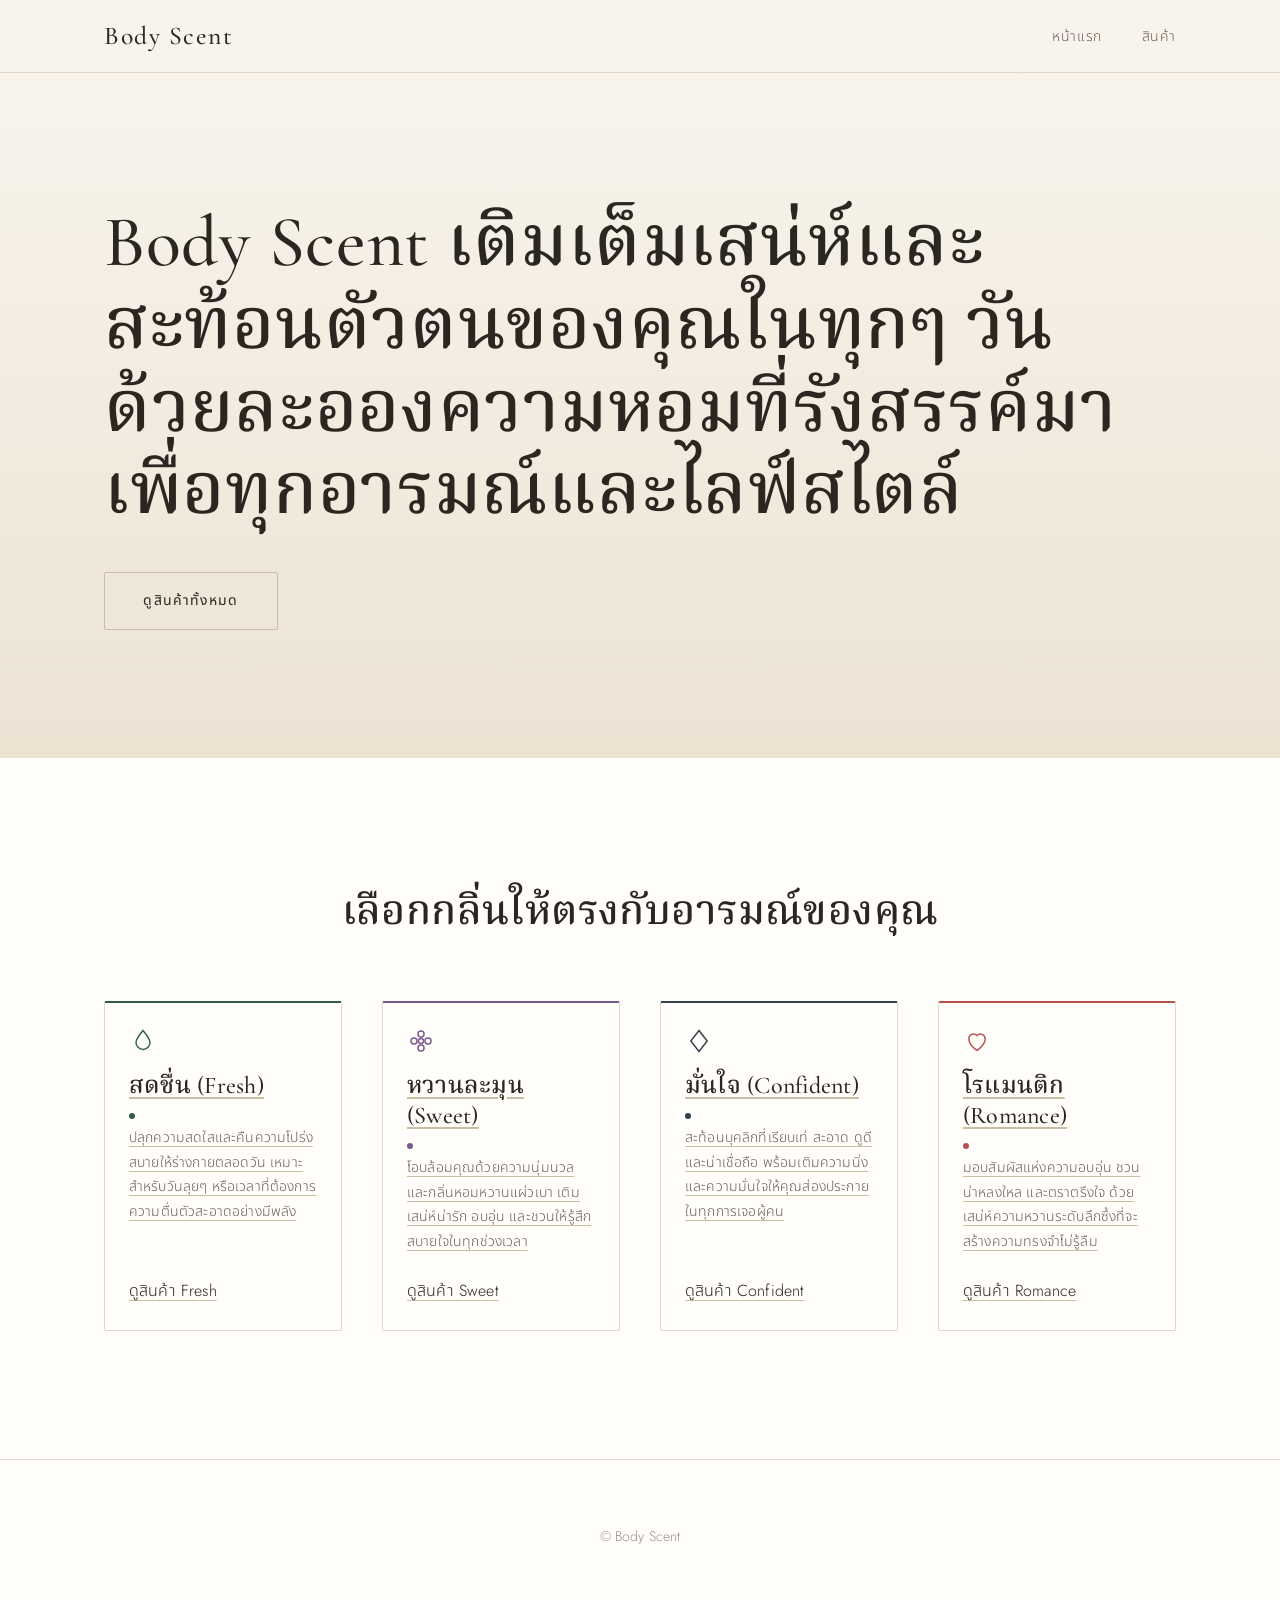
<file: index.html>
<!DOCTYPE html>
<html lang="th">
<head>
  <meta charset="UTF-8">
  <meta name="viewport" content="width=device-width, initial-scale=1">
  <title>Body Scent | น้ำหอมฉีดตัวสำหรับทุกอารมณ์</title>
  <meta name="description" content="Body Scent น้ำหอมฉีดตัวและโรลออน 4 อารมณ์ Fresh, Sweet, Confident และ Romance">
  <link rel="stylesheet" href="style.css">
</head>
<body>

  <header class="site-header">
    <div class="container site-header__inner">
      <a class="logo" href="index.html">Body Scent</a>
      <ul class="nav">
        <li><a href="index.html" aria-current="page">หน้าแรก</a></li>
        <li><a href="product.html">สินค้า</a></li>
      </ul>
    </div>
  </header>

  <main>

    <!-- Hero -->
    <section class="hero hero--full">
      <div class="container">
        <h1 class="hero__title">Body Scent เติมเต็มเสน่ห์และสะท้อนตัวตนของคุณในทุกๆ วัน ด้วยละอองความหอมที่รังสรรค์มาเพื่อทุกอารมณ์และไลฟ์สไตล์</h1>
        <div class="hero__actions">
          <a class="btn btn--outline" href="product.html">ดูสินค้าทั้งหมด</a>
        </div>
      </div>
    </section>

    <!-- 4 moods -->
    <section class="section section--white" id="moods">
      <div class="container">
        <div class="section__header">
          <h2>เลือกกลิ่นให้ตรงกับอารมณ์ของคุณ</h2>
        </div>

        <div class="grid grid--4">

          <a class="card mood-card mood-fresh" href="product.html?mood=fresh">
            <div class="card__body">
              <svg class="mood-icon" viewBox="0 0 24 24" aria-hidden="true">
                <path d="M12 3c3.5 4.2 6 7.2 6 10.2A6 6 0 0 1 6 13.2C6 10.2 8.5 7.2 12 3z"/>
              </svg>
              <h3 class="card__title mood-title">สดชื่น (Fresh)</h3>
              <p class="card__text">ปลุกความสดใสและคืนความโปร่งสบายให้ร่างกายตลอดวัน เหมาะสำหรับวันลุยๆ หรือเวลาที่ต้องการความตื่นตัวสะอาดอย่างมีพลัง</p>
              <span class="mood-card__cta">ดูสินค้า Fresh</span>
            </div>
          </a>

          <a class="card mood-card mood-sweet" href="product.html?mood=sweet">
            <div class="card__body">
              <svg class="mood-icon" viewBox="0 0 24 24" aria-hidden="true">
                <circle cx="12" cy="12" r="2.2"/>
                <circle cx="12" cy="6" r="2.6"/>
                <circle cx="12" cy="18" r="2.6"/>
                <circle cx="6" cy="12" r="2.6"/>
                <circle cx="18" cy="12" r="2.6"/>
              </svg>
              <h3 class="card__title mood-title">หวานละมุน (Sweet)</h3>
              <p class="card__text">โอบล้อมคุณด้วยความนุ่มนวลและกลิ่นหอมหวานแผ่วเบา เติมเสน่ห์น่ารัก อบอุ่น และชวนให้รู้สึกสบายใจในทุกช่วงเวลา</p>
              <span class="mood-card__cta">ดูสินค้า Sweet</span>
            </div>
          </a>

          <a class="card mood-card mood-confident" href="product.html?mood=confident">
            <div class="card__body">
              <svg class="mood-icon" viewBox="0 0 24 24" aria-hidden="true">
                <path d="M12 3l7 9-7 9-7-9z"/>
              </svg>
              <h3 class="card__title mood-title">มั่นใจ (Confident)</h3>
              <p class="card__text">สะท้อนบุคลิกที่เรียบเท่ สะอาด ดูดี และน่าเชื่อถือ พร้อมเติมความนิ่งและความมั่นใจให้คุณส่องประกายในทุกการเจอผู้คน</p>
              <span class="mood-card__cta">ดูสินค้า Confident</span>
            </div>
          </a>

          <a class="card mood-card mood-romance" href="product.html?mood=romance">
            <div class="card__body">
              <svg class="mood-icon" viewBox="0 0 24 24" aria-hidden="true">
                <path d="M12 20s-7-4.4-7-10a4 4 0 0 1 7-2.6A4 4 0 0 1 19 10c0 5.6-7 10-7 10z"/>
              </svg>
              <h3 class="card__title mood-title">โรแมนติก (Romance)</h3>
              <p class="card__text">มอบสัมผัสแห่งความอบอุ่น ชวนน่าหลงใหล และตราตรึงใจ ด้วยเสน่ห์ความหวานระดับลึกซึ้งที่จะสร้างความทรงจำไม่รู้ลืม</p>
              <span class="mood-card__cta">ดูสินค้า Romance</span>
            </div>
          </a>

        </div>
      </div>
    </section>

  </main>

  <footer class="site-footer">
    <div class="container">
      <p>&copy; Body Scent</p>
    </div>
  </footer>

  <script src="script.js"></script>
</body>
</html>
</file>
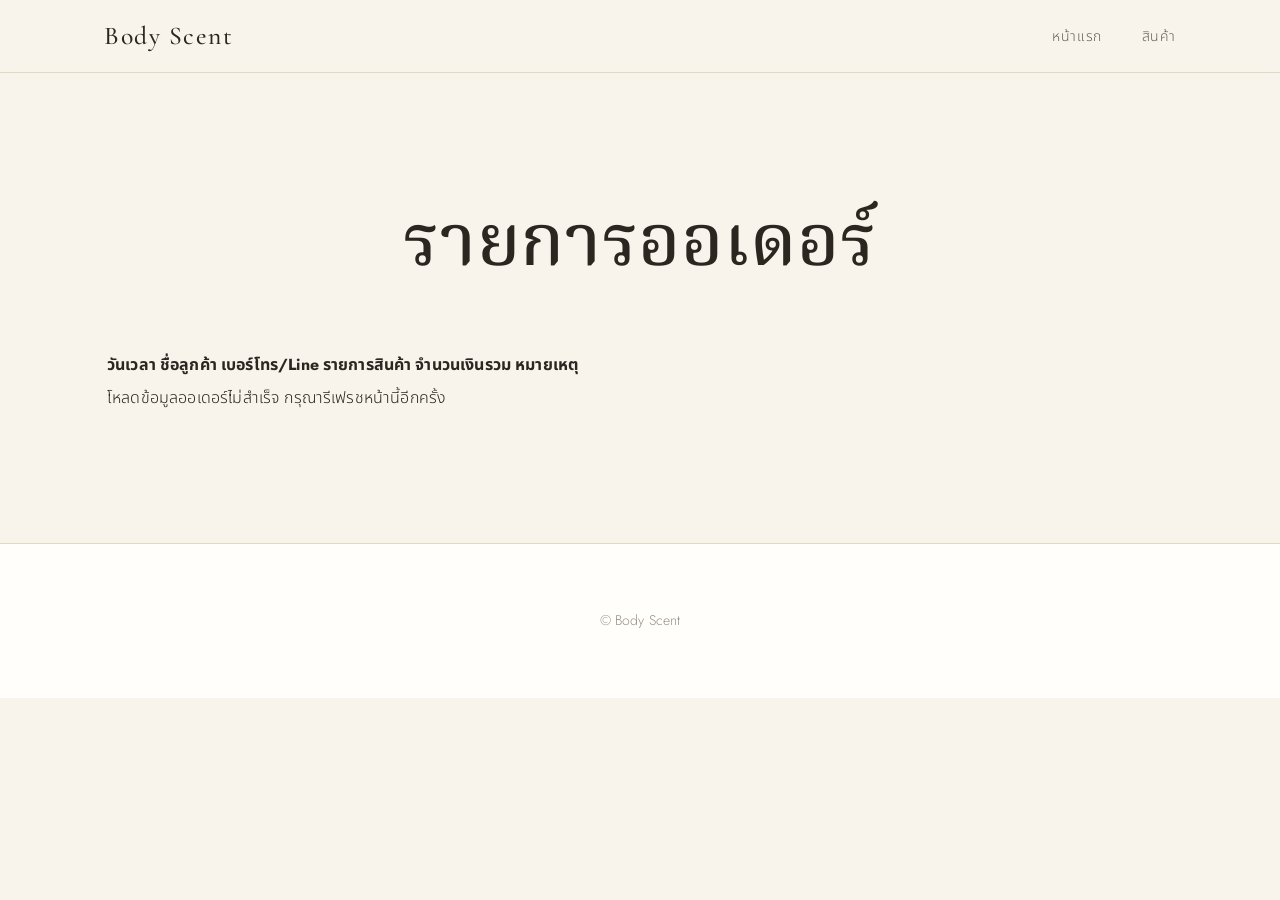
<file: admin.html>
<!DOCTYPE html>
<html lang="th">
<head>
  <meta charset="UTF-8">
  <meta name="viewport" content="width=device-width, initial-scale=1">
  <meta name="robots" content="noindex, nofollow">
  <title>รายการออเดอร์ | Body Scent</title>
  <link rel="stylesheet" href="style.css">
</head>
<body>

  <header class="site-header">
    <div class="container site-header__inner">
      <a class="logo" href="index.html">Body Scent</a>
      <ul class="nav">
        <li><a href="index.html">หน้าแรก</a></li>
        <li><a href="product.html">สินค้า</a></li>
      </ul>
    </div>
  </header>

  <main>
    <section class="section">
      <div class="container">
        <div class="section__header">
          <h1 class="page-title">รายการออเดอร์</h1>
        </div>

        <div class="table-wrap">
          <table id="ordersTable" class="table">
            <thead>
              <tr>
                <th>วันเวลา</th>
                <th>ชื่อลูกค้า</th>
                <th>เบอร์โทร/Line</th>
                <th>รายการสินค้า</th>
                <th>จำนวนเงินรวม</th>
                <th>หมายเหตุ</th>
              </tr>
            </thead>
            <tbody></tbody>
          </table>
        </div>
      </div>
    </section>
  </main>

  <footer class="site-footer">
    <div class="container">
      <p>&copy; Body Scent</p>
    </div>
  </footer>

  <script src="script.js"></script>
</body>
</html>
</file>
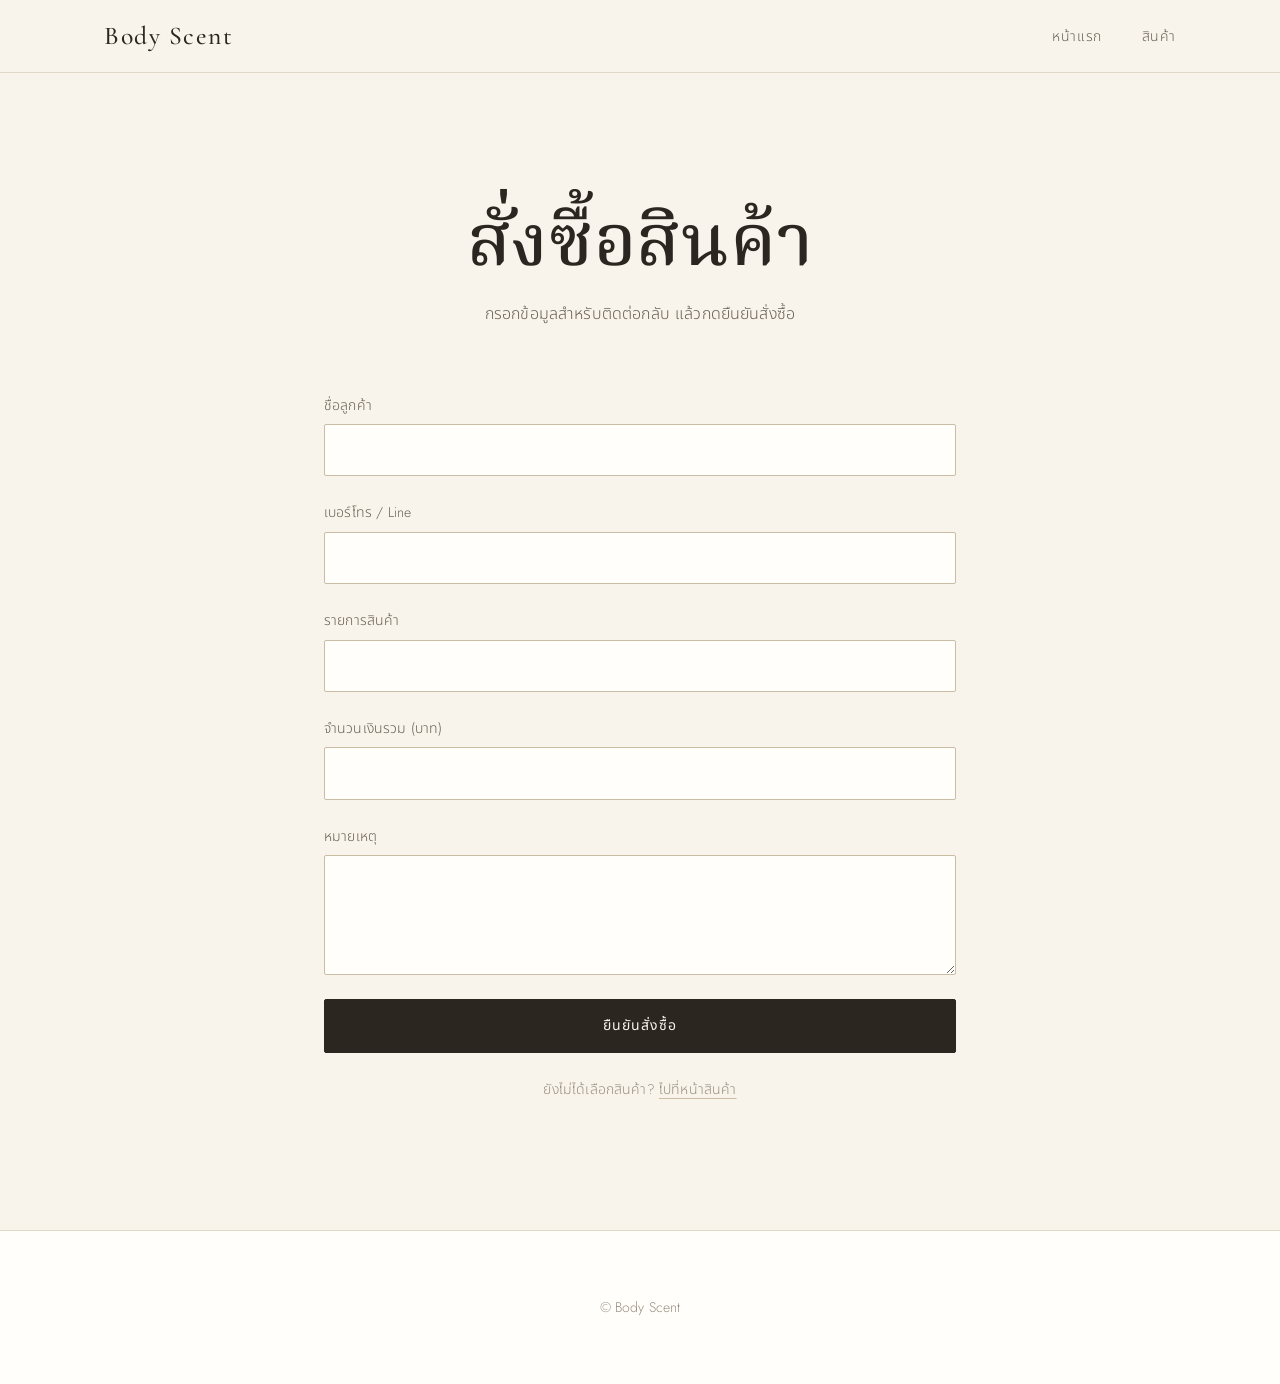
<file: order.html>
<!DOCTYPE html>
<html lang="th">
<head>
  <meta charset="UTF-8">
  <meta name="viewport" content="width=device-width, initial-scale=1">
  <title>สั่งซื้อสินค้า | Body Scent</title>
  <link rel="stylesheet" href="style.css">
</head>
<body>

  <header class="site-header">
    <div class="container site-header__inner">
      <a class="logo" href="index.html">Body Scent</a>
      <ul class="nav">
        <li><a href="index.html">หน้าแรก</a></li>
        <li><a href="product.html">สินค้า</a></li>
      </ul>
    </div>
  </header>

  <main>
    <section class="section">
      <div class="container container--narrow">
        <div class="section__header">
          <h1 class="page-title">สั่งซื้อสินค้า</h1>
          <p>กรอกข้อมูลสำหรับติดต่อกลับ แล้วกดยืนยันสั่งซื้อ</p>
        </div>

        <form id="orderForm" class="form">
          <div class="form__field">
            <label for="customerName">ชื่อลูกค้า</label>
            <input type="text" id="customerName" name="customerName" autocomplete="name" required>
          </div>

          <div class="form__field">
            <label for="contact">เบอร์โทร / Line</label>
            <input type="text" id="contact" name="contact" autocomplete="tel" required>
          </div>

          <div class="form__field">
            <label for="items">รายการสินค้า</label>
            <input type="text" id="items" name="items" readonly required>
          </div>

          <div class="form__field">
            <label for="total">จำนวนเงินรวม (บาท)</label>
            <input type="text" id="total" name="total" readonly required>
          </div>

          <div class="form__field">
            <label for="note">หมายเหตุ</label>
            <textarea id="note" name="note"></textarea>
          </div>

          <button type="submit" class="btn btn--block">ยืนยันสั่งซื้อ</button>
          <p class="small text-center mb-0">ยังไม่ได้เลือกสินค้า? <a href="product.html">ไปที่หน้าสินค้า</a></p>
        </form>
      </div>
    </section>
  </main>

  <footer class="site-footer">
    <div class="container">
      <p>&copy; Body Scent</p>
    </div>
  </footer>

  <script src="script.js"></script>
</body>
</html>
</file>
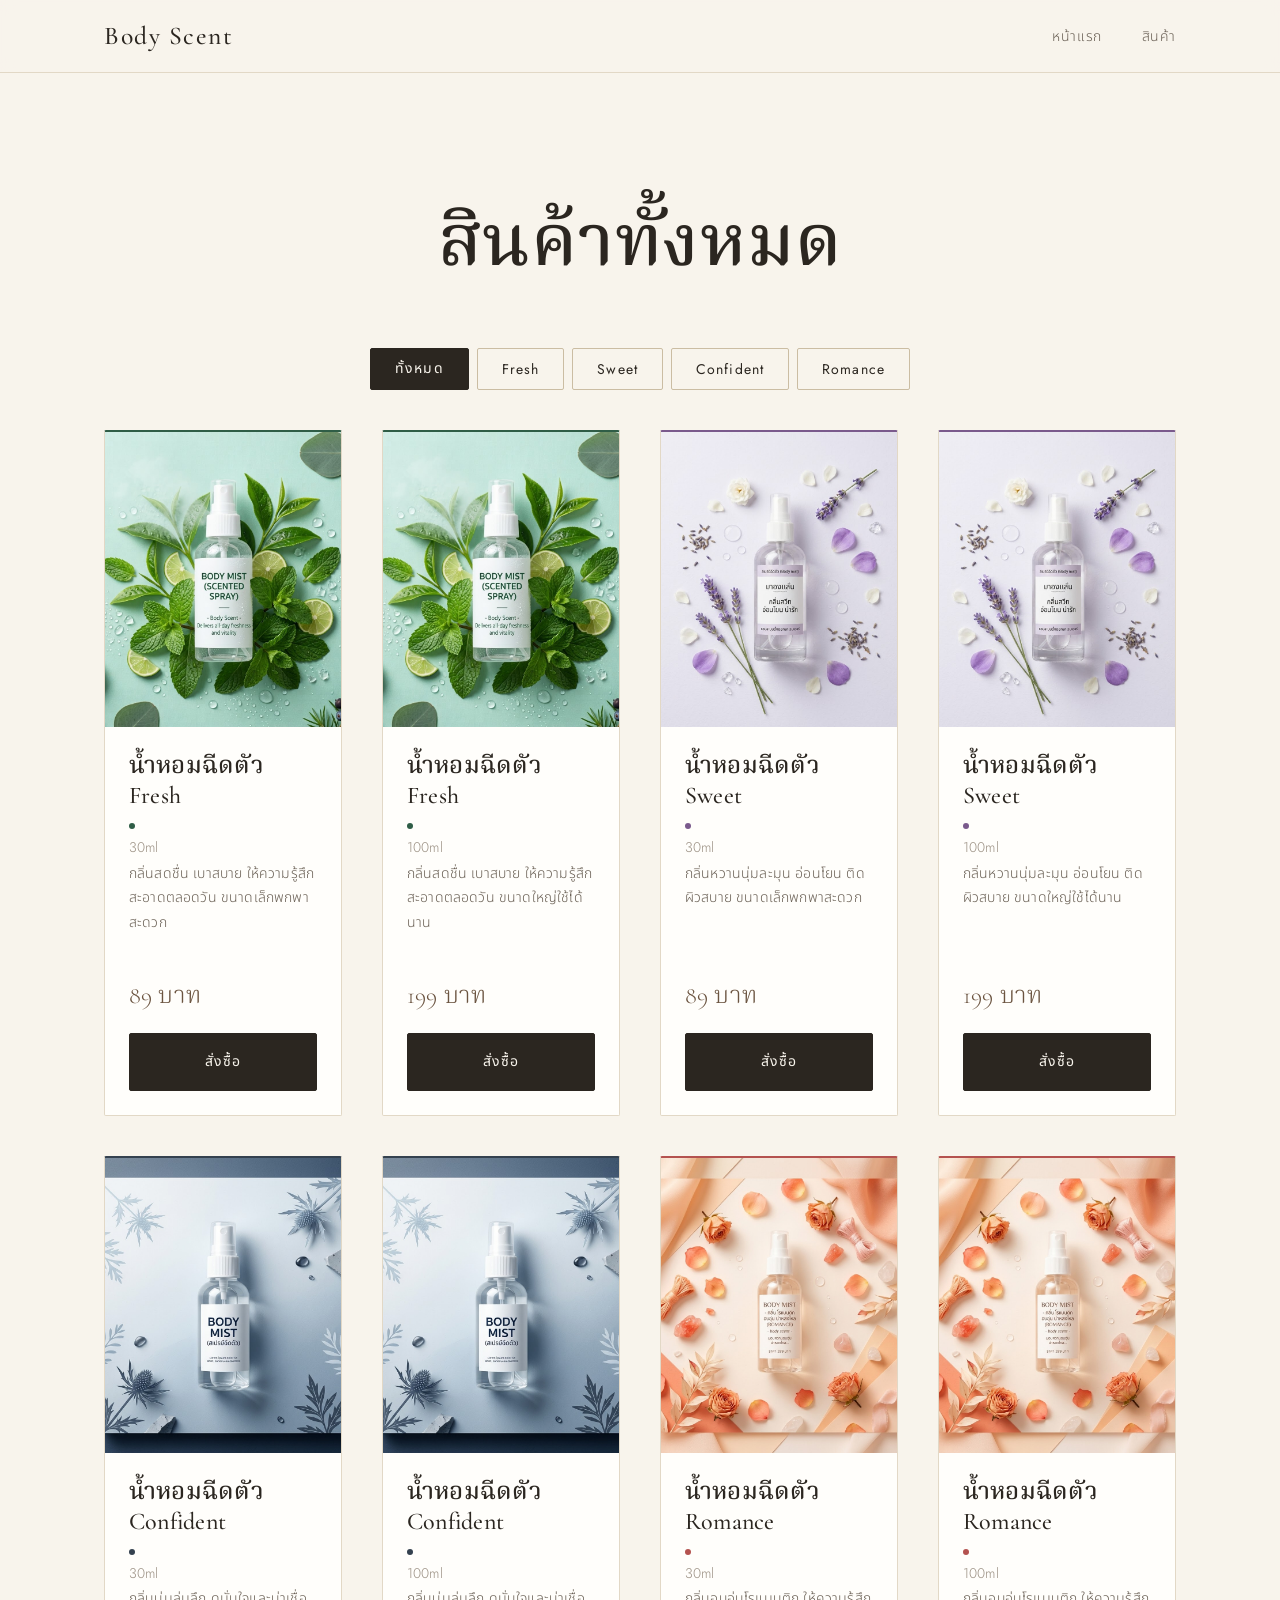
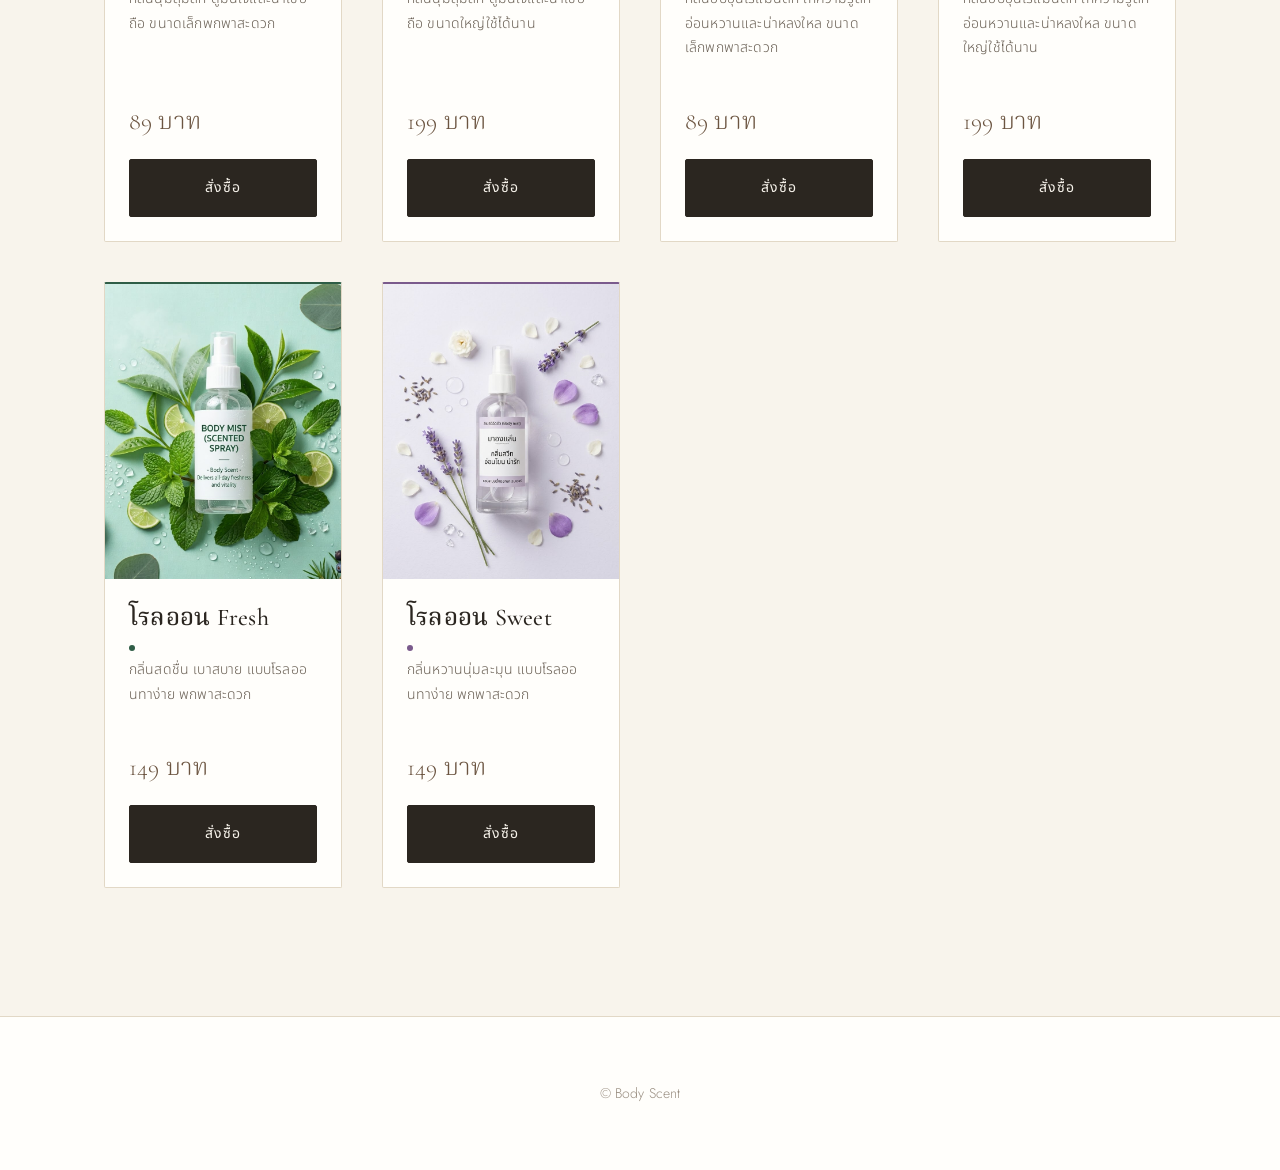
<file: product.html>
<!DOCTYPE html>
<html lang="th">
<head>
  <meta charset="UTF-8">
  <meta name="viewport" content="width=device-width, initial-scale=1">
  <title>สินค้าทั้งหมด | Body Scent</title>
  <meta name="description" content="น้ำหอมฉีดตัวและโรลออน Body Scent เลือกกรองตามอารมณ์ Fresh, Sweet, Confident และ Romance">
  <link rel="stylesheet" href="style.css">
</head>
<body>

  <header class="site-header">
    <div class="container site-header__inner">
      <a class="logo" href="index.html">Body Scent</a>
      <ul class="nav">
        <li><a href="index.html">หน้าแรก</a></li>
        <li><a href="product.html" aria-current="page">สินค้า</a></li>
      </ul>
    </div>
  </header>

  <main>
    <section class="section">
      <div class="container">
        <div class="section__header">
          <h1 class="page-title">สินค้าทั้งหมด</h1>
        </div>

        <div id="filter-bar"></div>
        <div id="product-list"></div>
      </div>
    </section>
  </main>

  <footer class="site-footer">
    <div class="container">
      <p>&copy; Body Scent</p>
    </div>
  </footer>

  <script src="script.js"></script>
</body>
</html>
</file>
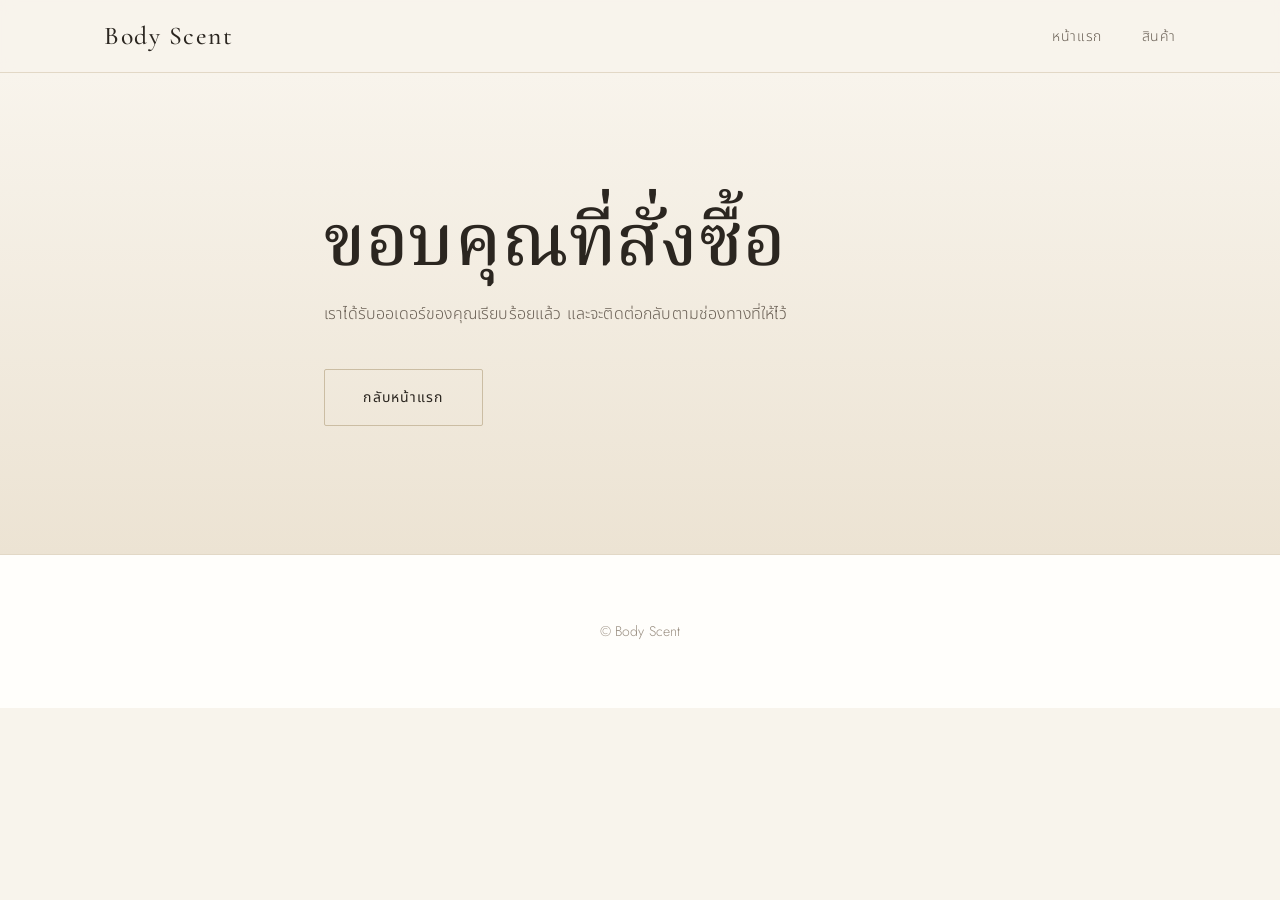
<file: thankyou.html>
<!DOCTYPE html>
<html lang="th">
<head>
  <meta charset="UTF-8">
  <meta name="viewport" content="width=device-width, initial-scale=1">
  <title>ขอบคุณที่สั่งซื้อ | Body Scent</title>
  <link rel="stylesheet" href="style.css">
</head>
<body>

  <header class="site-header">
    <div class="container site-header__inner">
      <a class="logo" href="index.html">Body Scent</a>
      <ul class="nav">
        <li><a href="index.html">หน้าแรก</a></li>
        <li><a href="product.html">สินค้า</a></li>
      </ul>
    </div>
  </header>

  <main>
    <section class="hero hero--full">
      <div class="container container--narrow">
        <h1 class="page-title">ขอบคุณที่สั่งซื้อ</h1>
        <p>เราได้รับออเดอร์ของคุณเรียบร้อยแล้ว และจะติดต่อกลับตามช่องทางที่ให้ไว้</p>
        <div class="hero__actions">
          <a class="btn btn--outline" href="index.html">กลับหน้าแรก</a>
        </div>
      </div>
    </section>
  </main>

  <footer class="site-footer">
    <div class="container">
      <p>&copy; Body Scent</p>
    </div>
  </footer>

</body>
</html>
</file>
<file: style.css>
/* ==========================================================================
   Body Scent — style.css
   Premium minimal theme: cream / beige base, soft gold accent, serif headings
   ========================================================================== */

@import url("https://fonts.googleapis.com/css2?family=Cormorant+Garamond:wght@400;500;600&family=Jost:wght@300;400;500&family=Noto+Sans+Thai:wght@300;400;500&family=Noto+Serif+Thai:wght@400;500&display=swap");

/* --------------------------------------------------------------------------
   1. Design tokens
   -------------------------------------------------------------------------- */
:root {
  /* Base */
  --white: #fffefb;
  --cream: #f8f4ec;
  --beige: #ece3d3;
  --sand: #d9cdb7;

  /* Text */
  --ink: #2b2620;
  --ink-soft: #6a6055;
  --ink-faint: #9a8f82;

  /* Accent (gold / soft brown) */
  --gold: #b08d57;
  --gold-deep: #8c6d3f;
  --brown: #6b5440;

  /* Lines */
  --line: #e2d8c6;
  --line-strong: #cbbda3;

  /* Moods (small touches only, never full backgrounds) */
  --mood-fresh: #2f5d46;
  --mood-sweet: #7a5a8c;
  --mood-confident: #34414f;
  --mood-romance: #b4524f;

  /* Type */
  --font-serif: "Cormorant Garamond", "Noto Serif Thai", Georgia, "Times New Roman", serif;
  --font-sans: "Jost", "Noto Sans Thai", "Helvetica Neue", Arial, sans-serif;

  /* Type scale */
  --text-sm: 0.875rem;
  --text-base: 1rem;
  --text-lg: 1.125rem;
  --text-xl: 1.5rem;
  --text-2xl: clamp(1.9rem, 3.2vw, 2.6rem);
  --text-3xl: clamp(2.6rem, 6vw, 4.5rem);

  /* Spacing */
  --space-1: 0.5rem;
  --space-2: 1rem;
  --space-3: 1.5rem;
  --space-4: 2.5rem;
  --space-5: 4rem;
  --space-6: clamp(5rem, 10vw, 9rem);

  /* Layout */
  --container: 1120px;
  --container-narrow: 680px;
  --radius: 2px;
  --ease: cubic-bezier(0.25, 0.1, 0.25, 1);
}

/* --------------------------------------------------------------------------
   2. Reset & base
   -------------------------------------------------------------------------- */
*,
*::before,
*::after {
  box-sizing: border-box;
}

html {
  -webkit-text-size-adjust: 100%;
  scroll-behavior: smooth;
}

body {
  margin: 0;
  background: var(--cream);
  color: var(--ink);
  font-family: var(--font-sans);
  font-size: var(--text-base);
  font-weight: 300;
  line-height: 1.8;
  letter-spacing: 0.01em;
  -webkit-font-smoothing: antialiased;
  text-rendering: optimizeLegibility;
}

img,
svg,
video {
  display: block;
  max-width: 100%;
  height: auto;
}

a {
  color: inherit;
  text-decoration-color: var(--line-strong);
  text-underline-offset: 0.25em;
  transition: color 0.3s var(--ease), text-decoration-color 0.3s var(--ease);
}

a:hover {
  color: var(--gold-deep);
  text-decoration-color: var(--gold);
}

:focus-visible {
  outline: 2px solid var(--gold);
  outline-offset: 3px;
}

::selection {
  background: var(--beige);
  color: var(--ink);
}

/* --------------------------------------------------------------------------
   3. Typography
   -------------------------------------------------------------------------- */
h1,
h2,
h3,
h4 {
  margin: 0 0 var(--space-2);
  font-family: var(--font-serif);
  font-weight: 500;
  line-height: 1.25;
  letter-spacing: 0.01em;
  color: var(--ink);
}

h1 {
  font-size: var(--text-3xl);
  line-height: 1.15;
}

h2 {
  font-size: var(--text-2xl);
}

h3 {
  font-size: var(--text-xl);
}

p {
  margin: 0 0 var(--space-3);
  color: var(--ink-soft);
}

.lead {
  font-family: var(--font-serif);
  font-size: var(--text-xl);
  line-height: 1.7;
  color: var(--ink-soft);
}

.small,
small {
  font-size: var(--text-sm);
  color: var(--ink-faint);
}

/* --------------------------------------------------------------------------
   4. Layout
   -------------------------------------------------------------------------- */
.container {
  width: 100%;
  max-width: var(--container);
  margin-inline: auto;
  padding-inline: var(--space-3);
}

.container--narrow {
  max-width: var(--container-narrow);
}

.section {
  padding-block: var(--space-6);
}

.section--white {
  background: var(--white);
}

.section--beige {
  background: var(--beige);
}

.section__header {
  max-width: var(--container-narrow);
  margin: 0 auto var(--space-5);
  text-align: center;
}

.divider {
  width: 100%;
  height: 1px;
  margin-block: var(--space-4);
  border: 0;
  background: var(--line);
}

.grid {
  display: grid;
  gap: var(--space-4);
}

.grid--2 {
  grid-template-columns: repeat(2, 1fr);
}

.grid--3 {
  grid-template-columns: repeat(3, 1fr);
}

.grid--4 {
  grid-template-columns: repeat(4, 1fr);
}

/* --------------------------------------------------------------------------
   5. Header / navigation
   -------------------------------------------------------------------------- */
.site-header {
  position: sticky;
  top: 0;
  z-index: 50;
  background: rgba(248, 244, 236, 0.92);
  backdrop-filter: blur(8px);
  border-bottom: 1px solid var(--line);
}

.site-header__inner {
  display: flex;
  align-items: center;
  justify-content: space-between;
  min-height: 72px;
}

.logo {
  font-family: var(--font-serif);
  font-size: 1.6rem;
  font-weight: 500;
  letter-spacing: 0.06em;
  text-decoration: none;
  color: var(--ink);
}

.nav {
  display: flex;
  align-items: center;
  gap: var(--space-4);
  margin: 0;
  padding: 0;
  list-style: none;
}

.nav a {
  font-size: var(--text-sm);
  letter-spacing: 0.04em;
  text-decoration: none;
  color: var(--ink-soft);
}

.nav a:hover {
  color: var(--gold-deep);
}

/* --------------------------------------------------------------------------
   6. Buttons (thin lines, muted dark tones)
   -------------------------------------------------------------------------- */
.btn {
  display: inline-block;
  padding: 0.95rem 2.4rem;
  border: 1px solid var(--ink);
  border-radius: var(--radius);
  background: var(--ink);
  color: var(--cream);
  font-family: var(--font-sans);
  font-size: var(--text-sm);
  font-weight: 400;
  letter-spacing: 0.08em;
  text-align: center;
  text-decoration: none;
  cursor: pointer;
  transition: background 0.35s var(--ease), color 0.35s var(--ease), border-color 0.35s var(--ease);
}

.btn:hover {
  background: var(--brown);
  border-color: var(--brown);
  color: var(--white);
}

.btn--outline {
  background: transparent;
  color: var(--ink);
  border-color: var(--line-strong);
}

.btn--outline:hover {
  background: transparent;
  color: var(--gold-deep);
  border-color: var(--gold);
}

.btn--block {
  display: block;
  width: 100%;
}

/* --------------------------------------------------------------------------
   7. Hero
   -------------------------------------------------------------------------- */
.hero {
  padding-block: var(--space-6);
  background: linear-gradient(180deg, var(--cream) 0%, var(--beige) 100%);
}

.hero__inner {
  display: grid;
  grid-template-columns: 1.1fr 0.9fr;
  align-items: center;
  gap: var(--space-5);
}

.hero__text p {
  max-width: 34ch;
  font-size: var(--text-lg);
}

.hero__actions {
  display: flex;
  flex-wrap: wrap;
  gap: var(--space-2);
  margin-top: var(--space-4);
}

.hero__image {
  border: 1px solid var(--line);
  background: var(--white);
  padding: var(--space-2);
}

/* --------------------------------------------------------------------------
   8. Product cards
   -------------------------------------------------------------------------- */
.card {
  position: relative;
  display: flex;
  flex-direction: column;
  background: var(--white);
  border: 1px solid var(--line);
  border-radius: var(--radius);
  transition: border-color 0.35s var(--ease);
}

.card:hover {
  border-color: var(--gold);
}

.card__image {
  aspect-ratio: 4 / 5;
  background: var(--cream);
  object-fit: cover;
  width: 100%;
}

.card__body {
  display: flex;
  flex: 1;
  flex-direction: column;
  padding: var(--space-3);
}

.card__title {
  margin-bottom: 0.4rem;
  font-size: var(--text-xl);
}

.card__text {
  flex: 1;
  font-size: var(--text-sm);
  line-height: 1.75;
}

.card__price {
  margin: var(--space-2) 0;
  font-family: var(--font-serif);
  font-size: var(--text-xl);
  color: var(--brown);
}

/* --------------------------------------------------------------------------
   9. Moods — subtle accents only (dot under heading, icon, thin top line).
      Add a mood class to a card or block: .mood-fresh / -sweet / -confident / -romance
      Backgrounds stay white / cream.
   -------------------------------------------------------------------------- */
.mood-fresh {
  --mood: var(--mood-fresh);
}

.mood-sweet {
  --mood: var(--mood-sweet);
}

.mood-confident {
  --mood: var(--mood-confident);
}

.mood-romance {
  --mood: var(--mood-romance);
}

/* small dot under the heading */
.mood-title::after {
  content: "";
  display: block;
  width: 6px;
  height: 6px;
  margin-top: 0.75rem;
  border-radius: 50%;
  background: var(--mood, var(--gold));
}

.section__header .mood-title::after,
.text-center .mood-title::after {
  margin-inline: auto;
}

/* icon tinted by mood */
.mood-icon {
  width: 28px;
  height: 28px;
  margin-bottom: var(--space-2);
  color: var(--mood, var(--gold));
  stroke: currentColor;
  fill: none;
  stroke-width: 1.25;
}

/* small label with a mood dot */
.mood-tag {
  display: inline-flex;
  align-items: center;
  gap: 0.55rem;
  font-size: var(--text-sm);
  letter-spacing: 0.04em;
  color: var(--ink-soft);
}

.mood-tag::before {
  content: "";
  width: 6px;
  height: 6px;
  border-radius: 50%;
  background: var(--mood, var(--gold));
}

/* hairline in mood color along the card top */
.card.mood-fresh,
.card.mood-sweet,
.card.mood-confident,
.card.mood-romance {
  border-top: 2px solid var(--mood);
}

/* --------------------------------------------------------------------------
   10. Content blocks
   -------------------------------------------------------------------------- */
.feature {
  padding: var(--space-3) 0;
  border-top: 1px solid var(--line);
}

.quote {
  max-width: var(--container-narrow);
  margin: 0 auto;
  padding: var(--space-4) 0;
  font-family: var(--font-serif);
  font-size: var(--text-2xl);
  line-height: 1.5;
  text-align: center;
  color: var(--ink);
}

.quote cite {
  display: block;
  margin-top: var(--space-2);
  font-family: var(--font-sans);
  font-size: var(--text-sm);
  font-style: normal;
  color: var(--ink-faint);
}

/* --------------------------------------------------------------------------
   11. Forms (order form)
   -------------------------------------------------------------------------- */
.form {
  display: grid;
  gap: var(--space-3);
}

.form__field {
  display: grid;
  gap: 0.4rem;
}

.form label {
  font-size: var(--text-sm);
  color: var(--ink-soft);
}

.form input,
.form textarea,
.form select {
  width: 100%;
  padding: 0.85rem 1rem;
  border: 1px solid var(--line-strong);
  border-radius: var(--radius);
  background: var(--white);
  color: var(--ink);
  font-family: var(--font-sans);
  font-size: var(--text-base);
  font-weight: 300;
  transition: border-color 0.3s var(--ease);
}

.form textarea {
  min-height: 120px;
  resize: vertical;
}

.form input:hover,
.form textarea:hover,
.form select:hover {
  border-color: var(--gold);
}

.form input:focus,
.form textarea:focus,
.form select:focus {
  outline: none;
  border-color: var(--gold-deep);
  box-shadow: 0 0 0 3px rgba(176, 141, 87, 0.15);
}

.form__message {
  min-height: 1.5em;
  font-size: var(--text-sm);
  color: var(--ink-soft);
}

.form__message--error {
  color: var(--mood-romance);
}

.form__message--success {
  color: var(--mood-fresh);
}

/* --------------------------------------------------------------------------
   12. Footer
   -------------------------------------------------------------------------- */
.site-footer {
  padding-block: var(--space-5);
  border-top: 1px solid var(--line);
  background: var(--white);
  text-align: center;
}

.site-footer p {
  margin: 0;
  font-size: var(--text-sm);
  color: var(--ink-faint);
}

/* --------------------------------------------------------------------------
   13. Utilities
   -------------------------------------------------------------------------- */
.text-center {
  text-align: center;
}

.mt-0 {
  margin-top: 0;
}

.mb-0 {
  margin-bottom: 0;
}

.visually-hidden {
  position: absolute;
  width: 1px;
  height: 1px;
  overflow: hidden;
  clip: rect(0 0 0 0);
  white-space: nowrap;
}

/* --------------------------------------------------------------------------
   14. Responsive
   -------------------------------------------------------------------------- */
@media (max-width: 960px) {
  .grid--4 {
    grid-template-columns: repeat(2, 1fr);
  }

  .grid--3 {
    grid-template-columns: repeat(2, 1fr);
  }

  .hero__inner {
    grid-template-columns: 1fr;
    gap: var(--space-4);
  }

  .hero__text p {
    max-width: none;
  }
}

@media (max-width: 640px) {
  body {
    line-height: 1.75;
  }

  .container {
    padding-inline: var(--space-2);
  }

  .grid--2,
  .grid--3,
  .grid--4 {
    grid-template-columns: 1fr;
    gap: var(--space-3);
  }

  .site-header__inner {
    min-height: 64px;
  }

  .nav {
    gap: var(--space-2);
  }

  .section__header {
    margin-bottom: var(--space-4);
  }

  .hero__actions .btn {
    flex: 1 1 100%;
  }
}

@media (prefers-reduced-motion: reduce) {
  html {
    scroll-behavior: auto;
  }

  *,
  *::before,
  *::after {
    transition-duration: 0.01ms !important;
    animation-duration: 0.01ms !important;
  }
}

/* --------------------------------------------------------------------------
   15. Product filter bar
   -------------------------------------------------------------------------- */
#filter-bar {
  display: flex;
  flex-wrap: wrap;
  justify-content: center;
  gap: var(--space-1);
  margin-bottom: var(--space-4);
}

#filter-bar .btn {
  padding: 0.6rem 1.5rem;
}
</file>
